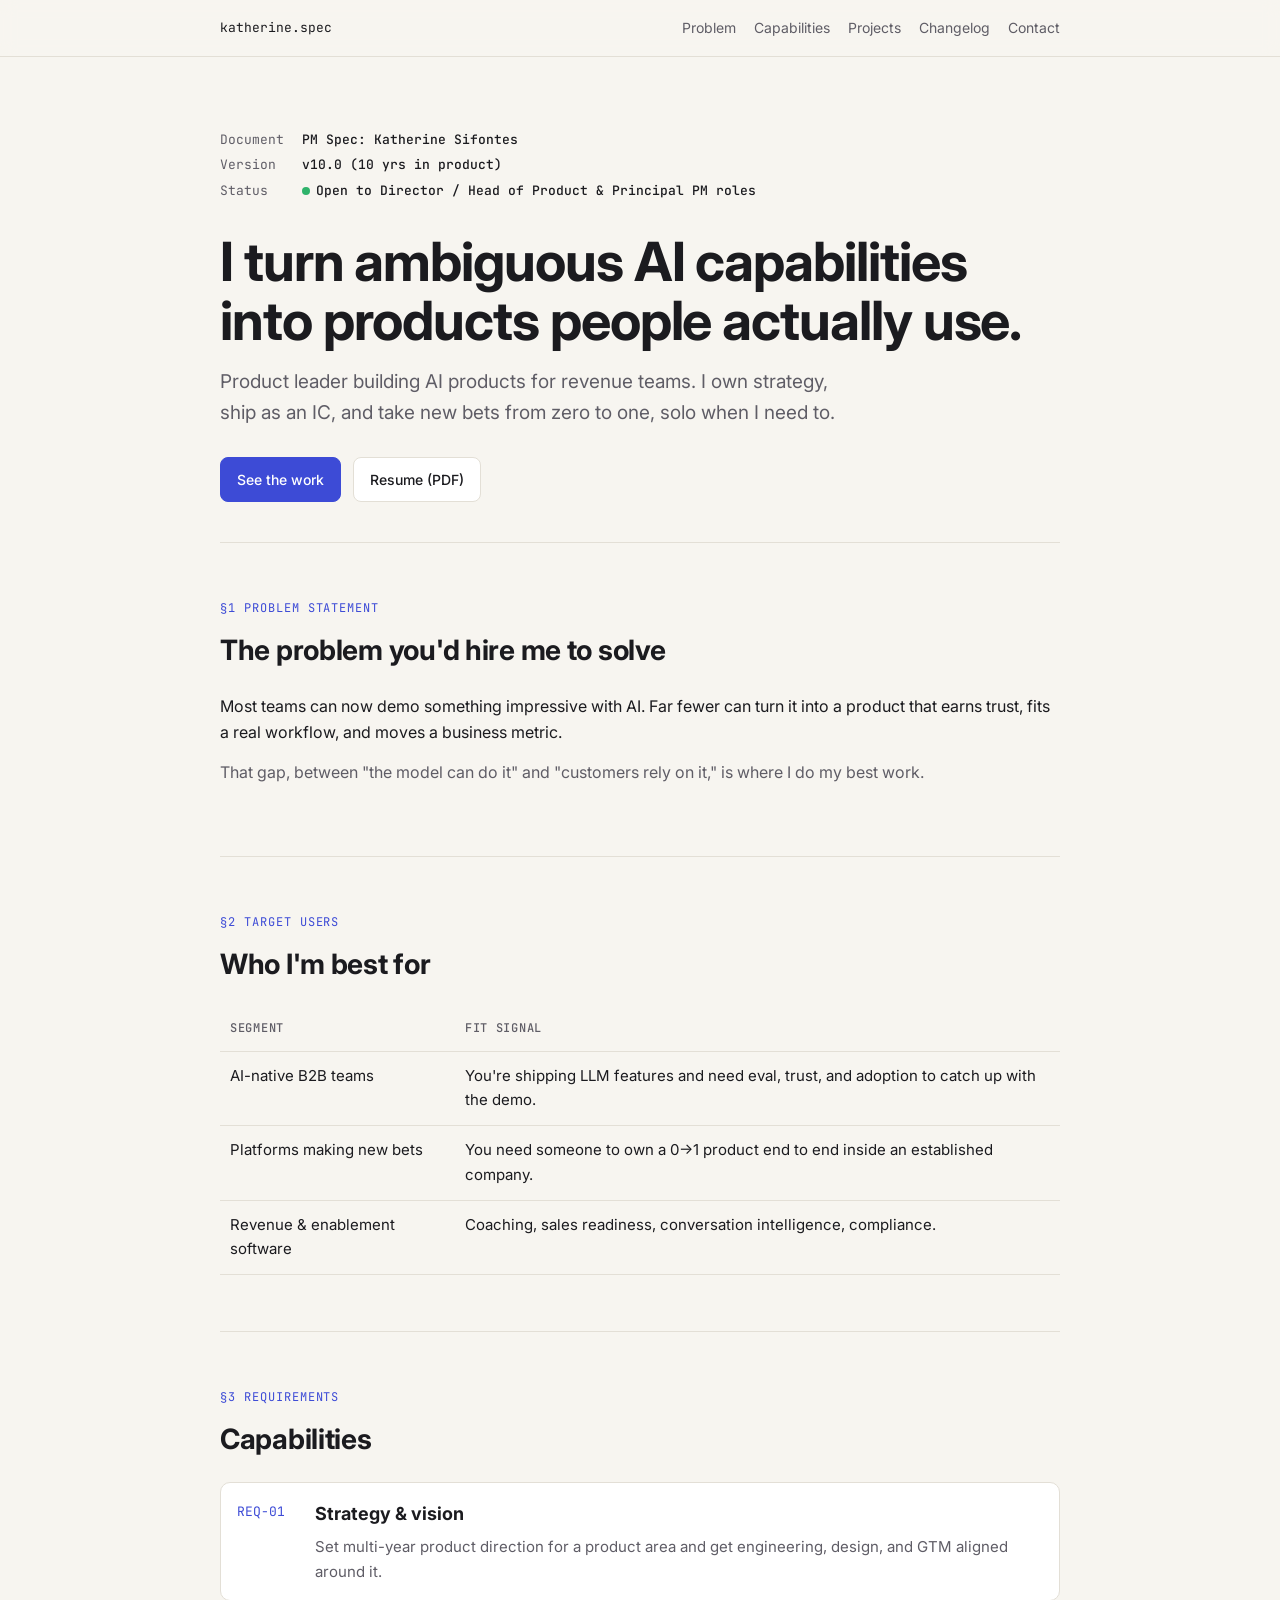
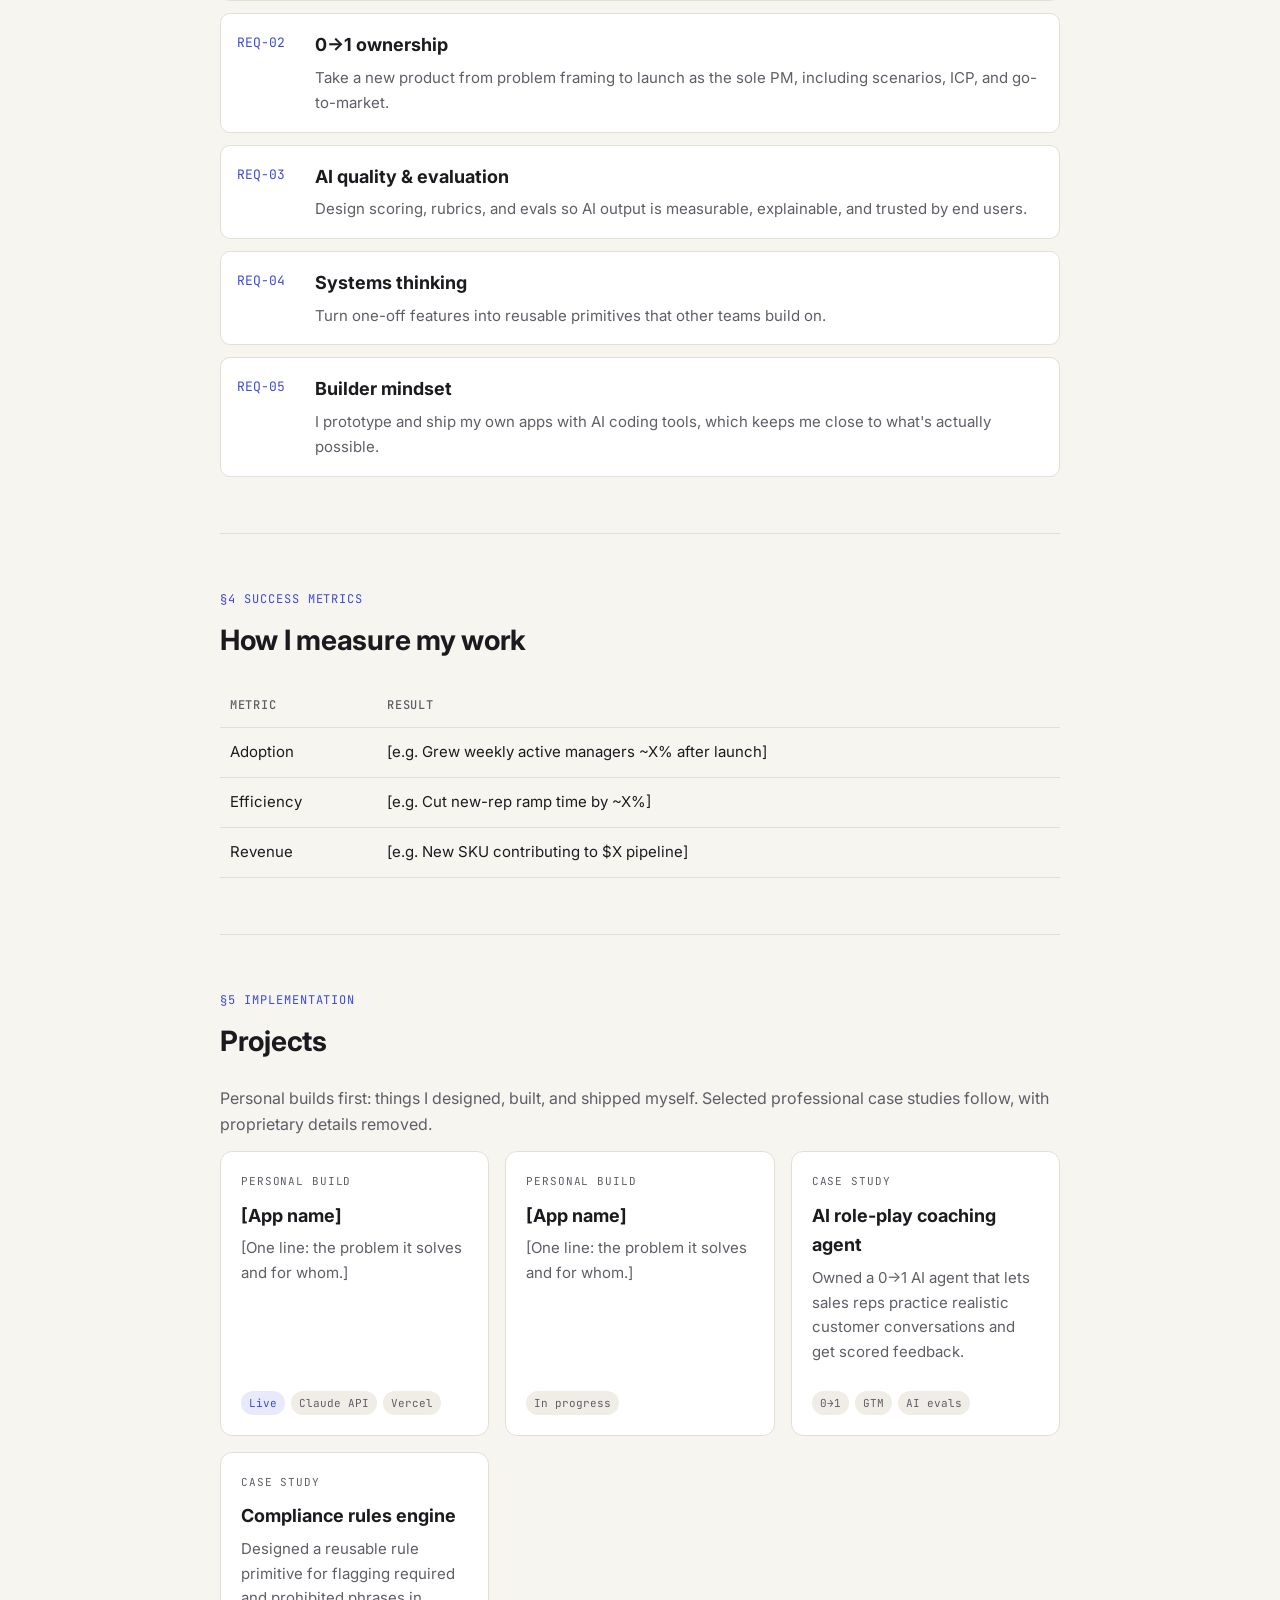
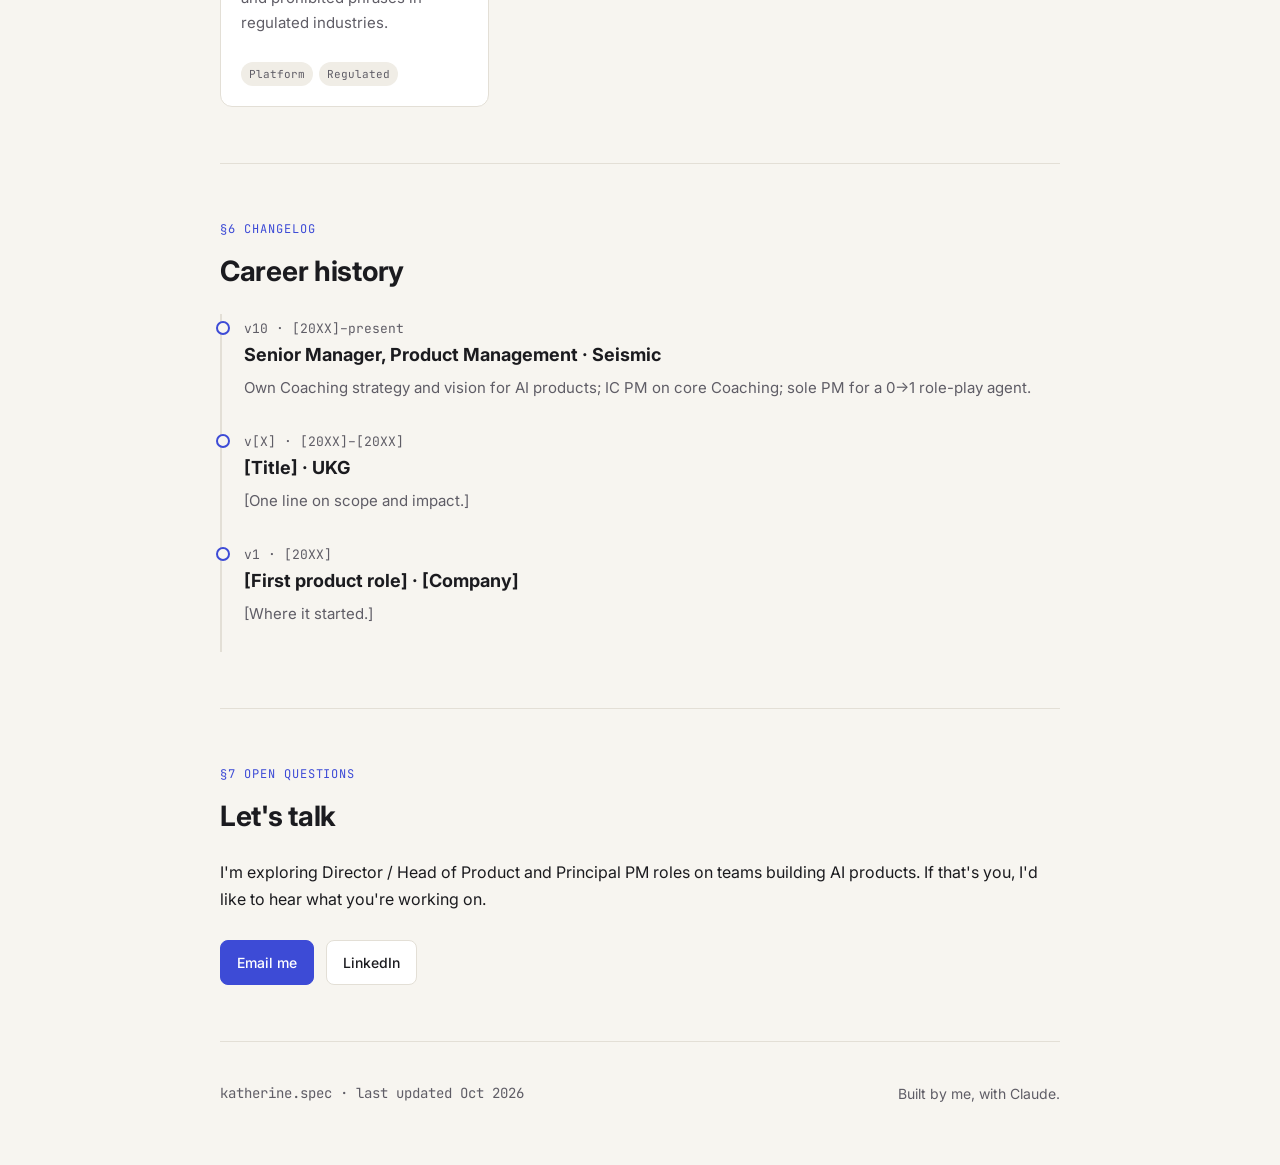
<file: index.html>
<!doctype html>
<html lang="en">
<head>
<meta charset="utf-8">
<meta name="viewport" content="width=device-width,initial-scale=1">
<title>Katherine Sifontes — Product Spec</title>
<meta name="description" content="Katherine Sifontes, AI product leader. A product spec for the problems I solve best.">
<meta property="og:title" content="Katherine Sifontes — Product Spec">
<meta property="og:description" content="AI product leader. 10 years taking ambiguous AI bets from 0 to 1.">
<link rel="preconnect" href="https://fonts.googleapis.com">
<link rel="stylesheet" href="https://fonts.googleapis.com/css2?family=Inter:wght@400;500;600;700&family=JetBrains+Mono:wght@400;500&display=swap">
<link rel="stylesheet" href="styles.css">
</head>
<body>

<header class="top">
  <div class="wrap">
    <a class="brand" href="/">katherine.spec</a>
    <nav>
      <a href="#problem">Problem</a>
      <a href="#capabilities">Capabilities</a>
      <a href="#projects">Projects</a>
      <a href="#changelog">Changelog</a>
      <a href="#contact">Contact</a>
    </nav>
  </div>
</header>

<main class="wrap">

  <div class="doc-head">
    <div class="meta">
      <span>Document</span><b>PM Spec: Katherine Sifontes</b>
      <span>Version</span><b>v10.0 (10 yrs in product)</b>
      <span>Status</span><b class="status">Open to Director / Head of Product &amp; Principal PM roles</b>
    </div>
    <h1>I turn ambiguous AI capabilities into products people actually use.</h1>
    <p class="lede">Product leader building AI products for revenue teams. I own strategy, ship as an IC, and take new bets from zero to one, solo when I need to.</p>
    <div class="cta">
      <a class="btn primary" href="#projects">See the work</a>
      <a class="btn" href="assets/resume.pdf">Resume (PDF)</a>
    </div>
  </div>

  <section id="problem">
    <p class="sec-label">§1 Problem statement</p>
    <h2>The problem you'd hire me to solve</h2>
    <p>Most teams can now demo something impressive with AI. Far fewer can turn it into a product that earns trust, fits a real workflow, and moves a business metric.</p>
    <p class="muted">That gap, between "the model can do it" and "customers rely on it," is where I do my best work.</p>
  </section>

  <section id="users">
    <p class="sec-label">§2 Target users</p>
    <h2>Who I'm best for</h2>
    <table class="tbl">
      <thead><tr><th>Segment</th><th>Fit signal</th></tr></thead>
      <tbody>
        <tr><td>AI-native B2B teams</td><td>You're shipping LLM features and need eval, trust, and adoption to catch up with the demo.</td></tr>
        <tr><td>Platforms making new bets</td><td>You need someone to own a 0→1 product end to end inside an established company.</td></tr>
        <tr><td>Revenue &amp; enablement software</td><td>Coaching, sales readiness, conversation intelligence, compliance.</td></tr>
      </tbody>
    </table>
  </section>

  <section id="capabilities">
    <p class="sec-label">§3 Requirements</p>
    <h2>Capabilities</h2>
    <ul class="reqs">
      <li><span class="id">REQ-01</span><div><h3>Strategy &amp; vision</h3><p>Set multi-year product direction for a product area and get engineering, design, and GTM aligned around it.</p></div></li>
      <li><span class="id">REQ-02</span><div><h3>0→1 ownership</h3><p>Take a new product from problem framing to launch as the sole PM, including scenarios, ICP, and go-to-market.</p></div></li>
      <li><span class="id">REQ-03</span><div><h3>AI quality &amp; evaluation</h3><p>Design scoring, rubrics, and evals so AI output is measurable, explainable, and trusted by end users.</p></div></li>
      <li><span class="id">REQ-04</span><div><h3>Systems thinking</h3><p>Turn one-off features into reusable primitives that other teams build on.</p></div></li>
      <li><span class="id">REQ-05</span><div><h3>Builder mindset</h3><p>I prototype and ship my own apps with AI coding tools, which keeps me close to what's actually possible.</p></div></li>
    </ul>
  </section>

  <section id="metrics">
    <p class="sec-label">§4 Success metrics</p>
    <h2>How I measure my work</h2>
    <!-- TODO: replace with your real outcomes. Use relative or public figures only. -->
    <table class="tbl">
      <thead><tr><th>Metric</th><th>Result</th></tr></thead>
      <tbody>
        <tr><td>Adoption</td><td>[e.g. Grew weekly active managers ~X% after launch]</td></tr>
        <tr><td>Efficiency</td><td>[e.g. Cut new-rep ramp time by ~X%]</td></tr>
        <tr><td>Revenue</td><td>[e.g. New SKU contributing to $X pipeline]</td></tr>
      </tbody>
    </table>
  </section>

  <section id="projects">
    <p class="sec-label">§5 Implementation</p>
    <h2>Projects</h2>
    <p class="muted">Personal builds first: things I designed, built, and shipped myself. Selected professional case studies follow, with proprietary details removed.</p>
    <div class="cards">
      <!-- Duplicate a card per project. For a live app, link to its subdomain. -->
      <a class="card" href="projects/example-app.html">
        <span class="kind">Personal build</span>
        <h3>[App name]</h3>
        <p>[One line: the problem it solves and for whom.]</p>
        <div class="tags"><span class="tag live">Live</span><span class="tag">Claude API</span><span class="tag">Vercel</span></div>
      </a>
      <a class="card" href="projects/example-app.html">
        <span class="kind">Personal build</span>
        <h3>[App name]</h3>
        <p>[One line: the problem it solves and for whom.]</p>
        <div class="tags"><span class="tag">In progress</span></div>
      </a>
      <a class="card" href="projects/example-app.html">
        <span class="kind">Case study</span>
        <h3>AI role-play coaching agent</h3>
        <p>Owned a 0→1 AI agent that lets sales reps practice realistic customer conversations and get scored feedback.</p>
        <div class="tags"><span class="tag">0→1</span><span class="tag">GTM</span><span class="tag">AI evals</span></div>
      </a>
      <a class="card" href="projects/example-app.html">
        <span class="kind">Case study</span>
        <h3>Compliance rules engine</h3>
        <p>Designed a reusable rule primitive for flagging required and prohibited phrases in regulated industries.</p>
        <div class="tags"><span class="tag">Platform</span><span class="tag">Regulated</span></div>
      </a>
    </div>
  </section>

  <section id="changelog">
    <p class="sec-label">§6 Changelog</p>
    <h2>Career history</h2>
    <!-- TODO: fill in years and titles -->
    <ul class="log">
      <li><span class="ver">v10 · [20XX]–present</span><h3>Senior Manager, Product Management · Seismic</h3><p>Own Coaching strategy and vision for AI products; IC PM on core Coaching; sole PM for a 0→1 role-play agent.</p></li>
      <li><span class="ver">v[X] · [20XX]–[20XX]</span><h3>[Title] · UKG</h3><p>[One line on scope and impact.]</p></li>
      <li><span class="ver">v1 · [20XX]</span><h3>[First product role] · [Company]</h3><p>[Where it started.]</p></li>
    </ul>
  </section>

  <section id="contact">
    <p class="sec-label">§7 Open questions</p>
    <h2>Let's talk</h2>
    <p>I'm exploring Director / Head of Product and Principal PM roles on teams building AI products. If that's you, I'd like to hear what you're working on.</p>
    <div class="cta">
      <a class="btn primary" href="mailto:[you@yourdomain.com]">Email me</a>
      <a class="btn" href="https://www.linkedin.com/in/[your-handle]">LinkedIn</a>
    </div>
  </section>

</main>

<footer>
  <div class="wrap"><span class="mono">katherine.spec · last updated Oct 2026</span><span>Built by me, with Claude.</span></div>
</footer>
</body>
</html>
</file>
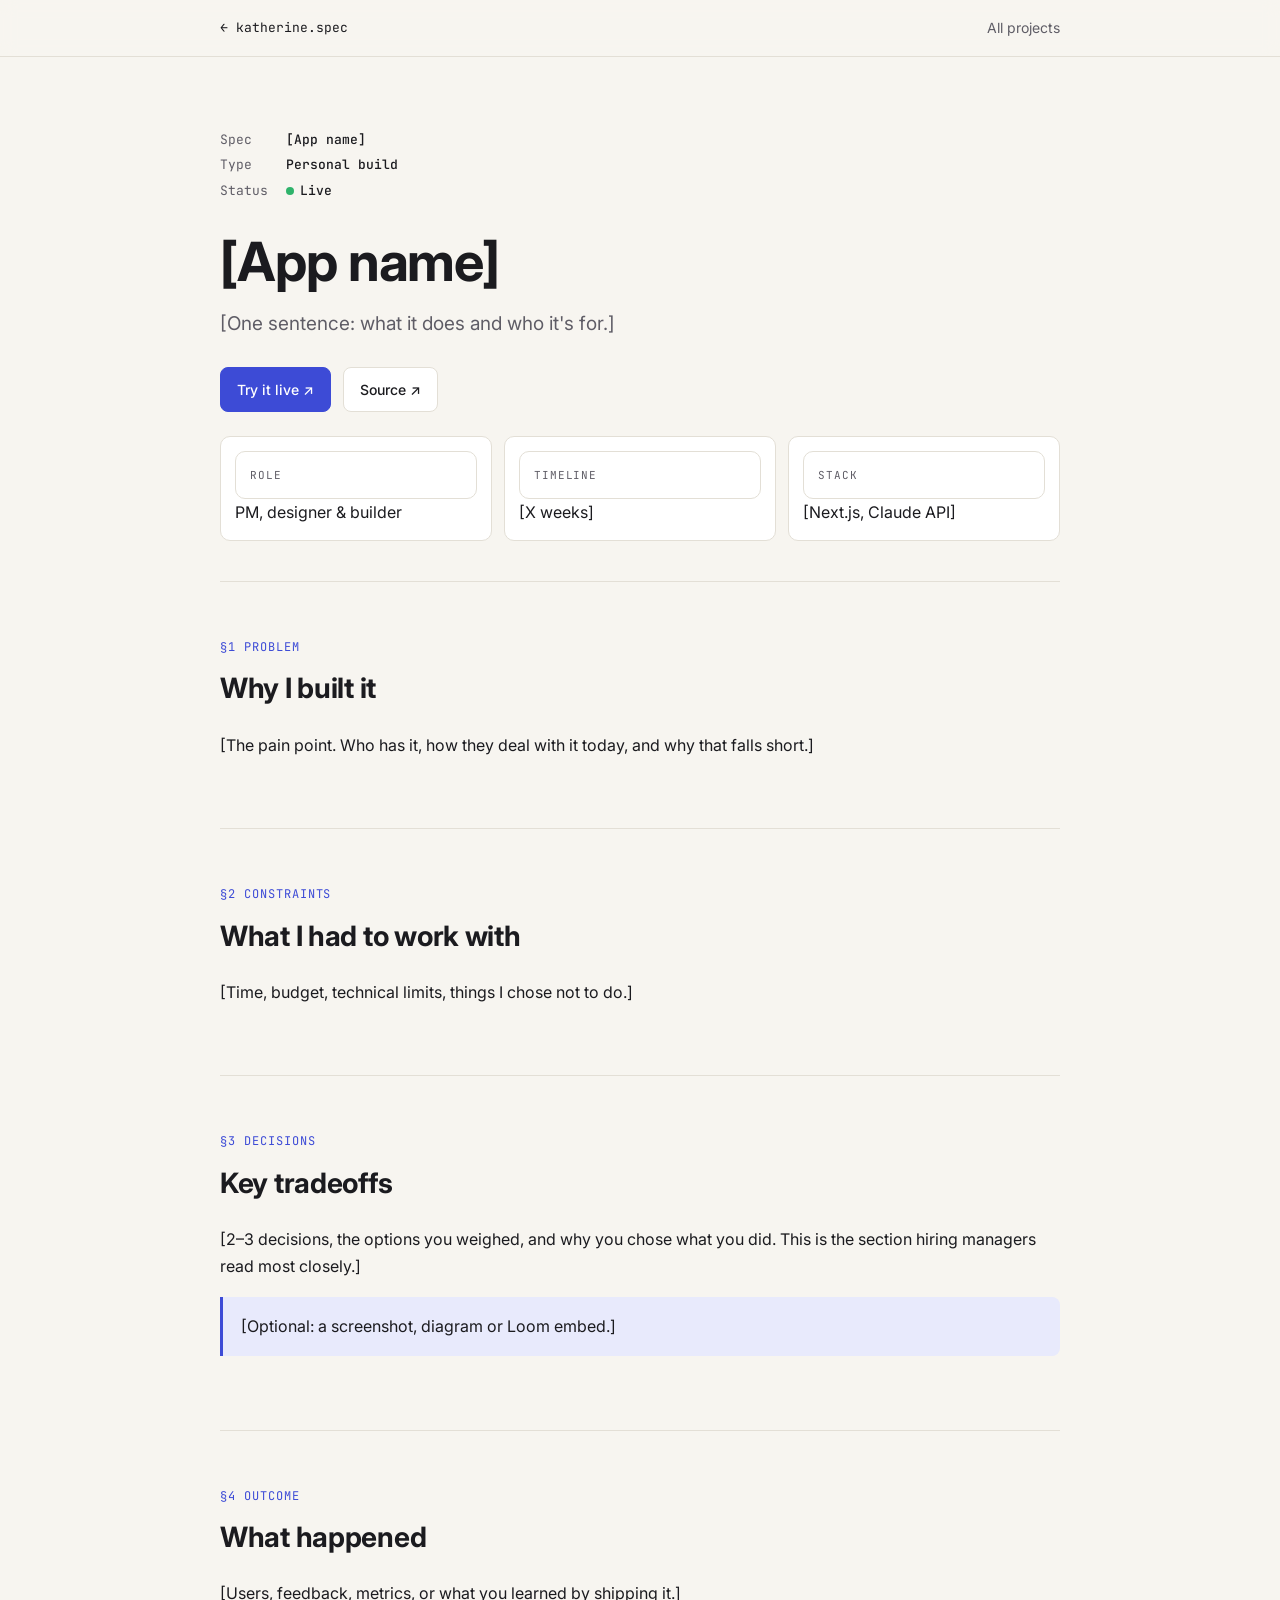
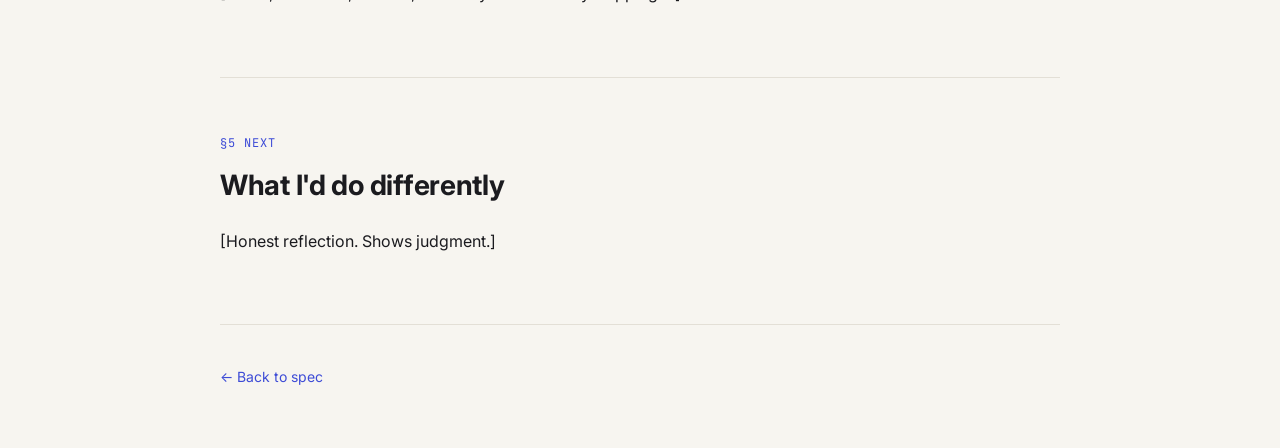
<file: projects/example-app.html>
<!doctype html>
<html lang="en">
<head>
<meta charset="utf-8">
<meta name="viewport" content="width=device-width,initial-scale=1">
<title>[App name] — Katherine Sifontes</title>
<link rel="preconnect" href="https://fonts.googleapis.com">
<link rel="stylesheet" href="https://fonts.googleapis.com/css2?family=Inter:wght@400;500;600;700&family=JetBrains+Mono:wght@400;500&display=swap">
<link rel="stylesheet" href="../styles.css">
</head>
<body>
<header class="top"><div class="wrap"><a class="brand" href="/">← katherine.spec</a><nav><a href="/#projects">All projects</a></nav></div></header>
<main class="wrap">
  <div class="doc-head">
    <div class="meta">
      <span>Spec</span><b>[App name]</b>
      <span>Type</span><b>Personal build</b>
      <span>Status</span><b class="status">Live</b>
    </div>
    <h1>[App name]</h1>
    <p class="lede">[One sentence: what it does and who it's for.]</p>
    <div class="cta">
      <a class="btn primary" href="https://[app].yourdomain.com">Try it live ↗</a>
      <a class="btn" href="https://github.com/[you]/[repo]">Source ↗</a>
    </div>
    <div class="cs-grid">
      <div><div class="k">Role</div>PM, designer &amp; builder</div>
      <div><div class="k">Timeline</div>[X weeks]</div>
      <div><div class="k">Stack</div>[Next.js, Claude API]</div>
    </div>
  </div>
  <section><p class="sec-label">§1 Problem</p><h2>Why I built it</h2><p>[The pain point. Who has it, how they deal with it today, and why that falls short.]</p></section>
  <section><p class="sec-label">§2 Constraints</p><h2>What I had to work with</h2><p>[Time, budget, technical limits, things I chose not to do.]</p></section>
  <section><p class="sec-label">§3 Decisions</p><h2>Key tradeoffs</h2><p>[2–3 decisions, the options you weighed, and why you chose what you did. This is the section hiring managers read most closely.]</p><div class="callout">[Optional: a screenshot, diagram or Loom embed.]</div></section>
  <section><p class="sec-label">§4 Outcome</p><h2>What happened</h2><p>[Users, feedback, metrics, or what you learned by shipping it.]</p></section>
  <section><p class="sec-label">§5 Next</p><h2>What I'd do differently</h2><p>[Honest reflection. Shows judgment.]</p></section>
</main>
<footer><div class="wrap"><a href="/">← Back to spec</a></div></footer>
</body>
</html>
</file>
<file: styles.css>
:root{
  --bg:#f7f5f0; --surface:#ffffff; --ink:#1b1b1f; --muted:#5f5d66; --line:#e3dfd6;
  --accent:#3d4bd6; --accent-soft:#e8eafc; --tag:#f0ede6;
  --mono:"JetBrains Mono",ui-monospace,SFMono-Regular,Menlo,monospace;
  --sans:"Inter",system-ui,-apple-system,Segoe UI,Roboto,sans-serif;
}
@media (prefers-color-scheme:dark){
  :root{--bg:#121216;--surface:#1a1a20;--ink:#ecebf0;--muted:#a3a1ad;--line:#2c2c35;--accent:#8c95ff;--accent-soft:#23264a;--tag:#24242c}
}
*{box-sizing:border-box}
html{scroll-behavior:smooth}
body{margin:0;background:var(--bg);color:var(--ink);font:16px/1.65 var(--sans);-webkit-font-smoothing:antialiased}
a{color:var(--accent);text-decoration:none}
a:hover{text-decoration:underline}
.wrap{max-width:880px;margin:0 auto;padding:0 20px}
.mono{font-family:var(--mono)}

/* top bar */
.top{position:sticky;top:0;z-index:10;background:color-mix(in srgb,var(--bg) 88%,transparent);backdrop-filter:blur(8px);border-bottom:1px solid var(--line)}
.top .wrap{display:flex;align-items:center;justify-content:space-between;height:56px;gap:16px}
.top .brand{font-family:var(--mono);font-size:13px;color:var(--ink)}
.top nav{display:flex;gap:18px;font-size:14px;overflow-x:auto}
.top nav a{color:var(--muted);white-space:nowrap}
.top nav a:hover{color:var(--ink);text-decoration:none}

/* doc header */
.doc-head{padding:72px 0 40px;border-bottom:1px solid var(--line)}
.meta{display:grid;grid-template-columns:max-content 1fr;gap:4px 18px;font-family:var(--mono);font-size:13px;color:var(--muted);margin-bottom:32px}
.meta b{font-weight:500;color:var(--ink)}
.status{display:inline-flex;align-items:center;gap:6px}
.status::before{content:"";width:8px;height:8px;border-radius:50%;background:#2fb36b}
h1{font-size:clamp(34px,6vw,54px);line-height:1.08;letter-spacing:-.02em;margin:0 0 16px}
.lede{font-size:19px;color:var(--muted);max-width:640px;margin:0}
.cta{display:flex;gap:12px;flex-wrap:wrap;margin-top:28px}
.btn{display:inline-block;padding:10px 16px;border-radius:8px;font-size:14px;font-weight:500;border:1px solid var(--line);color:var(--ink);background:var(--surface)}
.btn.primary{background:var(--accent);border-color:var(--accent);color:#fff}
.btn:hover{text-decoration:none;filter:brightness(1.05)}

/* sections */
section{padding:56px 0;border-bottom:1px solid var(--line)}
.sec-label{font-family:var(--mono);font-size:12px;letter-spacing:.08em;text-transform:uppercase;color:var(--accent);margin:0 0 8px}
h2{font-size:28px;letter-spacing:-.01em;margin:0 0 20px}
h3{font-size:18px;margin:0 0 6px}
p{margin:0 0 14px}
.muted{color:var(--muted)}

/* requirement rows */
.reqs{list-style:none;margin:0;padding:0;display:grid;gap:12px}
.reqs li{display:grid;grid-template-columns:64px 1fr;gap:14px;padding:16px;border:1px solid var(--line);border-radius:10px;background:var(--surface)}
.reqs .id{font-family:var(--mono);font-size:13px;color:var(--accent);padding-top:2px}
.reqs p{margin:0;color:var(--muted);font-size:15px}

/* table */
.tbl{width:100%;border-collapse:collapse;font-size:15px}
.tbl th,.tbl td{text-align:left;padding:12px 10px;border-bottom:1px solid var(--line);vertical-align:top}
.tbl th{font-family:var(--mono);font-size:12px;font-weight:500;color:var(--muted);text-transform:uppercase;letter-spacing:.06em}

/* cards */
.cards{display:grid;grid-template-columns:repeat(auto-fill,minmax(250px,1fr));gap:16px}
.card{display:flex;flex-direction:column;padding:20px;border:1px solid var(--line);border-radius:12px;background:var(--surface);color:var(--ink);transition:transform .15s,border-color .15s}
.card:hover{transform:translateY(-2px);border-color:var(--accent);text-decoration:none}
.card .kind{font-family:var(--mono);font-size:11px;text-transform:uppercase;letter-spacing:.08em;color:var(--muted);margin-bottom:10px}
.card p{color:var(--muted);font-size:15px;flex:1}
.tags{display:flex;flex-wrap:wrap;gap:6px;margin-top:12px}
.tag{font-family:var(--mono);font-size:11px;padding:3px 8px;border-radius:999px;background:var(--tag);color:var(--muted)}
.tag.live{background:var(--accent-soft);color:var(--accent)}

/* changelog */
.log{list-style:none;margin:0;padding:0;border-left:2px solid var(--line)}
.log li{position:relative;padding:0 0 26px 22px}
.log li::before{content:"";position:absolute;left:-6px;top:7px;width:10px;height:10px;border-radius:50%;background:var(--bg);border:2px solid var(--accent)}
.log .ver{font-family:var(--mono);font-size:13px;color:var(--muted)}
.log p{color:var(--muted);font-size:15px;margin:4px 0 0}

footer{padding:40px 0 60px;font-size:14px;color:var(--muted)}
footer .wrap{display:flex;justify-content:space-between;flex-wrap:wrap;gap:12px}

/* case study page */
.cs-grid{display:grid;grid-template-columns:repeat(auto-fit,minmax(160px,1fr));gap:12px;margin:24px 0 0}
.cs-grid div{padding:14px;border:1px solid var(--line);border-radius:10px;background:var(--surface)}
.cs-grid .k{font-family:var(--mono);font-size:11px;text-transform:uppercase;letter-spacing:.08em;color:var(--muted)}
.callout{padding:16px 18px;border-left:3px solid var(--accent);background:var(--accent-soft);border-radius:0 8px 8px 0;margin:18px 0}

@media (max-width:600px){
  .doc-head{padding:48px 0 32px}
  .reqs li{grid-template-columns:1fr;gap:4px}
  .top nav{gap:14px}
}
</file>
